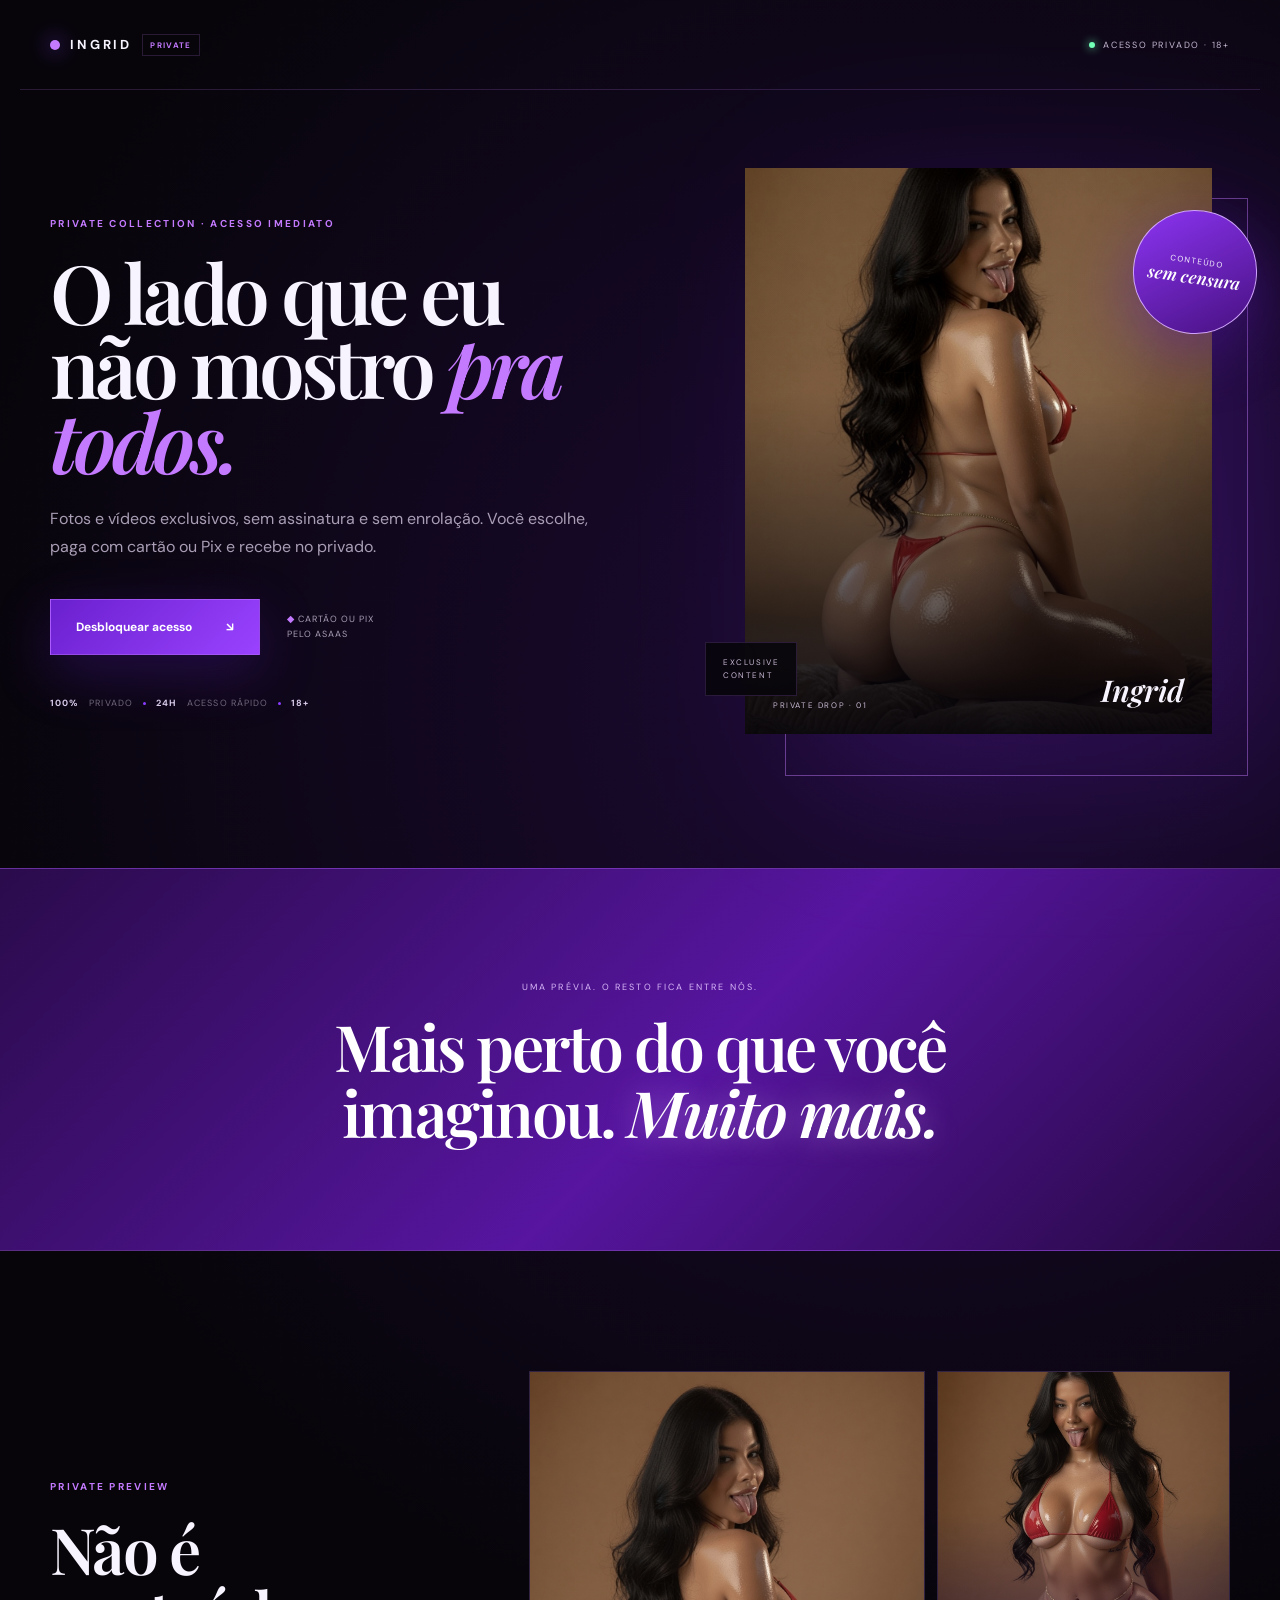
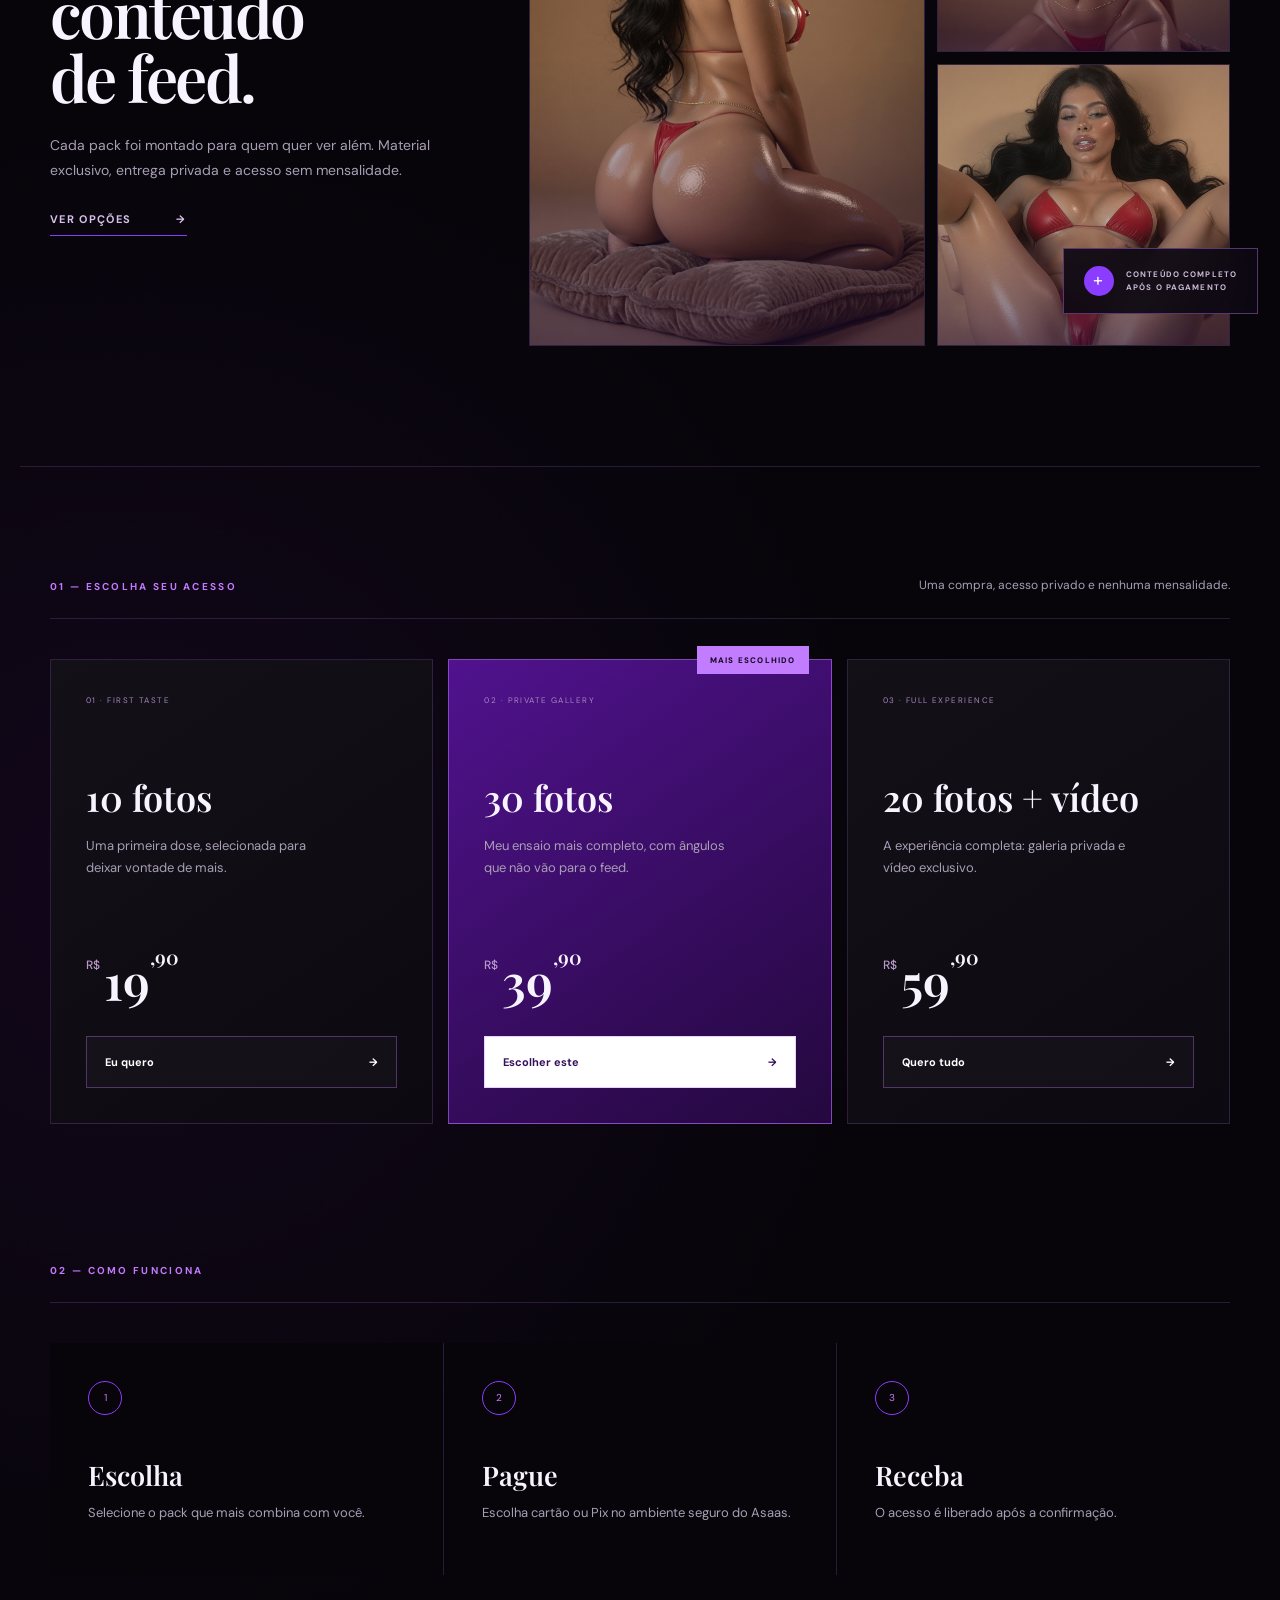
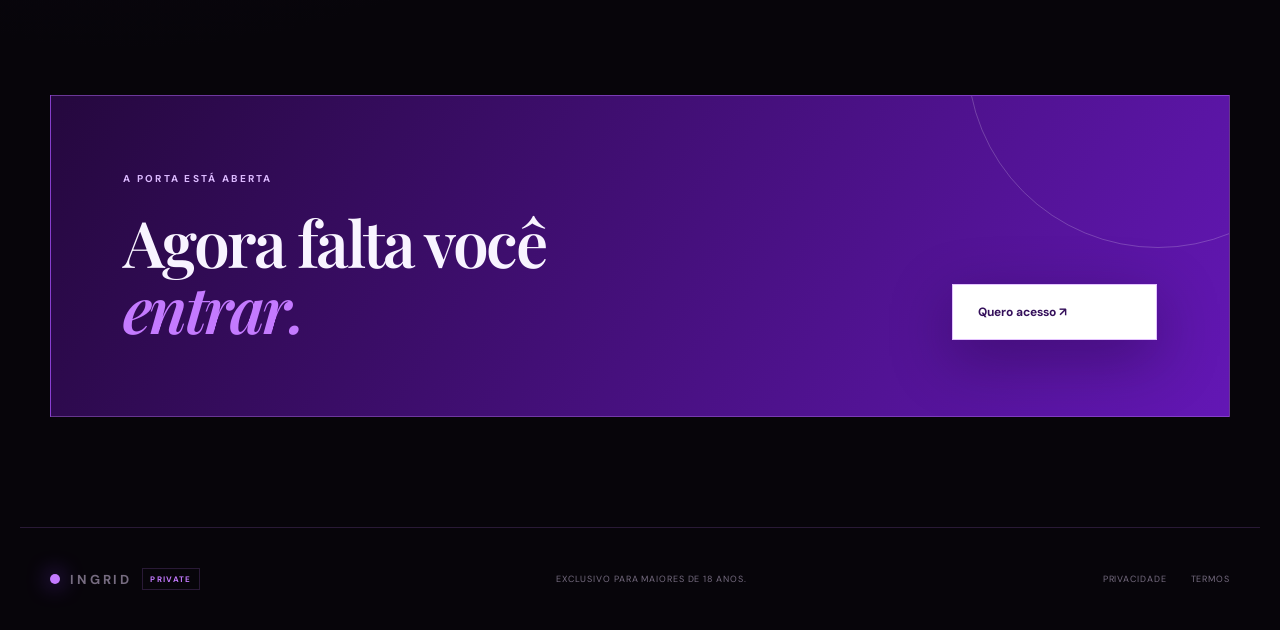
<file: index.html>
<!doctype html>
<html lang="pt-BR">
<head>
  <meta charset="utf-8">
  <meta name="viewport" content="width=device-width,initial-scale=1">
  <meta name="description" content="Conteúdo privado e exclusivo da Ingrid com pagamento seguro por Pix.">
  <meta name="theme-color" content="#08050d">
  <title>Ingrid Private — Conteúdo exclusivo</title>
  <link rel="preconnect" href="https://fonts.googleapis.com">
  <link rel="preconnect" href="https://fonts.gstatic.com" crossorigin>
  <link href="https://fonts.googleapis.com/css2?family=DM+Sans:wght@400;500;600;700&family=Playfair+Display:ital,wght@0,600;1,600&display=swap" rel="stylesheet">
  <link rel="stylesheet" href="styles-premium.css">
  <script src="app.js" defer></script>
</head>
<body>
  <header>
    <a class="brand" href="#inicio"><i></i>INGRID <b>PRIVATE</b></a>
    <span class="private"><i></i> acesso privado · 18+</span>
  </header>

  <main>
    <section class="hero" id="inicio">
      <div>
        <span class="eyebrow">Private collection · acesso imediato</span>
        <h1>O lado que eu<br>não mostro <em>pra todos.</em></h1>
        <p class="lead">Fotos e vídeos exclusivos, sem assinatura e sem enrolação. Você escolhe, paga com cartão ou Pix e recebe no privado.</p>
        <div class="hero-action">
          <a class="button" href="#pacotes">Desbloquear acesso <b>↘</b></a>
          <small><b>◆</b> Cartão ou Pix<br>pelo Asaas</small>
        </div>
        <div class="hero-proof"><span>100%</span> privado <i></i><span>24h</span> acesso rápido <i></i><span>18+</span></div>
      </div>
      <div class="visual">
        <div class="visual-glow"></div>
        <div class="outline"></div>
        <figure><img src="assets/ingrid-preview-3.jpg" alt="Ingrid em ensaio privado vermelho"><figcaption><span>private drop · 01</span><b>Ingrid</b></figcaption></figure>
        <div class="seal">conteúdo<br><em>sem censura</em></div>
        <div class="exclusive-tag">Exclusive<br>content</div>
      </div>
    </section>

    <section class="manifesto"><small>Uma prévia. O resto fica entre nós.</small><h2>Mais perto do que você<br>imaginou. <em>Muito mais.</em></h2></section>

    <section class="preview">
      <div class="preview-copy">
        <span class="eyebrow">Private preview</span>
        <h2>Não é conteúdo<br>de feed.</h2>
        <p>Cada pack foi montado para quem quer ver além. Material exclusivo, entrega privada e acesso sem mensalidade.</p>
        <a href="#pacotes">Ver opções <b>→</b></a>
      </div>
      <div class="preview-grid">
        <figure class="preview-main"><img src="assets/ingrid-preview-3.jpg" alt="Prévia do ensaio privado"></figure>
        <figure><img src="assets/ingrid-preview-2.jpg" alt="Prévia do conteúdo exclusivo"></figure>
        <figure><img src="assets/ingrid-preview-1.jpg" alt="Prévia do pack premium"></figure>
        <div class="preview-lock"><span>+</span><b>Conteúdo completo<br>após o pagamento</b></div>
      </div>
    </section>

    <section class="packs" id="pacotes">
      <div class="section-title"><span>01 — Escolha seu acesso</span><p>Uma compra, acesso privado e nenhuma mensalidade.</p></div>
      <div class="grid">
        <article>
          <span class="number">01 · First taste</span><h3>10 fotos</h3><p>Uma primeira dose, selecionada para deixar vontade de mais.</p>
          <strong><small>R$</small>19<sup>,90</sup></strong>
          <button data-pack="pack_10_fotos" data-title="10 fotos" data-price="R$ 19,90">Eu quero <b>→</b></button>
        </article>
        <article class="featured">
          <label>Mais escolhido</label><span class="number">02 · Private gallery</span><h3>30 fotos</h3><p>Meu ensaio mais completo, com ângulos que não vão para o feed.</p>
          <strong><small>R$</small>39<sup>,90</sup></strong>
          <button data-pack="pack_30_fotos" data-title="30 fotos" data-price="R$ 39,90">Escolher este <b>→</b></button>
        </article>
        <article>
          <span class="number">03 · Full experience</span><h3>20 fotos + vídeo</h3><p>A experiência completa: galeria privada e vídeo exclusivo.</p>
          <strong><small>R$</small>59<sup>,90</sup></strong>
          <button data-pack="pack_20_fotos_1_video" data-title="20 fotos + vídeo" data-price="R$ 59,90">Quero tudo <b>→</b></button>
        </article>
      </div>
    </section>

    <section class="steps">
      <div class="section-title"><span>02 — Como funciona</span></div>
      <div class="step-grid">
        <article><i>1</i><h3>Escolha</h3><p>Selecione o pack que mais combina com você.</p></article>
        <article><i>2</i><h3>Pague</h3><p>Escolha cartão ou Pix no ambiente seguro do Asaas.</p></article>
        <article><i>3</i><h3>Receba</h3><p>O acesso é liberado após a confirmação.</p></article>
      </div>
    </section>

    <section class="closing"><div><span class="eyebrow">A porta está aberta</span><h2>Agora falta você<br><em>entrar.</em></h2></div><a class="button light" href="#pacotes">Quero acesso ↗</a></section>
  </main>

  <footer><a class="brand" href="#inicio"><i></i>INGRID <b>PRIVATE</b></a><p>Exclusivo para maiores de 18 anos.</p><nav><a href="privacidade.html">Privacidade</a><a href="termos.html">Termos</a></nav></footer>

  <div class="modal" id="modal" aria-hidden="true">
    <div class="backdrop" data-close></div>
    <section class="panel" role="dialog" aria-modal="true" aria-labelledby="modal-title">
      <button class="close" data-close aria-label="Fechar">×</button>
      <div id="form-view">
        <span class="eyebrow">Checkout seguro</span><h2 id="modal-title">Quase seu.</h2><p id="selected-pack"></p>
        <form id="checkout-form">
          <input type="hidden" name="packId" id="pack-id">
          <label>Seu nome<input name="name" autocomplete="name" required placeholder="Como quer ser chamado?"></label>
          <label>WhatsApp<input name="phone" id="phone" inputmode="tel" required placeholder="(92) 99999-9999"></label>
          <label>CPF ou CNPJ<input name="cpfCnpj" id="document" inputmode="numeric" required placeholder="Necessário para criar o pagamento"></label>
          <label>Cupom<input name="coupon" id="coupon" autocomplete="off" placeholder="Se tiver cupom, digite aqui"></label>
          <label class="check"><input type="checkbox" id="adult" required><span>Confirmo que tenho 18 anos ou mais e aceito os termos.</span></label>
          <button class="button submit" type="submit">Continuar para pagamento <b>→</b></button>
          <p class="error" id="error"></p>
          <small class="privacy">Dados usados apenas para processar seu pedido.</small>
        </form>
      </div>
      <div class="payment" id="payment-view" hidden>
        <i>✓</i><span class="eyebrow">Pagamento criado</span><h2>Escolha como pagar.</h2>
        <p>Abra o ambiente seguro do Asaas e escolha cartão ou Pix.</p>
        <div class="pix" id="pix-box"><span id="pix-code"></span><button id="copy-pix">Copiar</button></div>
        <a class="button" id="payment-link" target="_blank" rel="noopener">Abrir pagamento ↗</a>
      </div>
    </section>
  </div>
</body>
</html>
</file>
<file: styles-premium.css>
:root {
  --black: #07050a;
  --black-2: #0d0912;
  --panel: #13101a;
  --violet: #8b3dff;
  --violet-2: #c47aff;
  --violet-dark: #4a168c;
  --white: #f8f4ff;
  --muted: #a99eb5;
  --line: rgba(196, 122, 255, .18);
  --serif: "Playfair Display", Georgia, serif;
  --sans: "DM Sans", Arial, sans-serif;
}

* { box-sizing: border-box; }
html { scroll-behavior: smooth; }
body {
  margin: 0;
  color: var(--white);
  background:
    radial-gradient(circle at 72% 18%, rgba(107, 28, 205, .22), transparent 30%),
    radial-gradient(circle at 10% 65%, rgba(85, 17, 130, .14), transparent 28%),
    var(--black);
  font-family: var(--sans);
  overflow-x: hidden;
}
body.locked { overflow: hidden; }
a { color: inherit; text-decoration: none; }
button, input { font: inherit; }

header, footer, .hero, .packs, .steps, .preview { max-width: 1240px; margin: auto; }
header {
  height: 90px;
  padding: 0 30px;
  display: flex;
  align-items: center;
  justify-content: space-between;
  border-bottom: 1px solid var(--line);
}
.brand { display: flex; align-items: center; gap: 10px; font-weight: 700; letter-spacing: .22em; font-size: 13px; }
.brand > i { width: 10px; height: 10px; border-radius: 50%; background: var(--violet-2); box-shadow: 0 0 22px var(--violet); }
.brand b { color: var(--violet-2); font-size: 8px; letter-spacing: .17em; padding: 5px 7px; border: 1px solid var(--line); }
.private { display: flex; align-items: center; gap: 8px; color: #c5b8d2; font-size: 9px; text-transform: uppercase; letter-spacing: .2em; }
.private i { width: 6px; height: 6px; border-radius: 50%; background: #72ffb6; box-shadow: 0 0 10px #72ffb6; }

.hero {
  min-height: 760px;
  padding: 78px 30px 110px;
  display: grid;
  grid-template-columns: 1.04fr .96fr;
  gap: 76px;
  align-items: center;
}
.eyebrow, .section-title span {
  display: block;
  color: var(--violet-2);
  font-size: 10px;
  font-weight: 700;
  letter-spacing: .23em;
  text-transform: uppercase;
}
.eyebrow { margin-bottom: 24px; }
h1, h2, h3, p { margin-top: 0; }
h1 {
  max-width: 690px;
  margin-bottom: 28px;
  font: 600 clamp(55px, 6.4vw, 94px)/.91 var(--serif);
  letter-spacing: -.055em;
}
em { color: var(--violet-2); }
.lead { max-width: 540px; color: var(--muted); font-size: 16px; line-height: 1.75; }
.hero-action { display: flex; align-items: center; gap: 27px; margin-top: 38px; }
.button {
  min-height: 56px;
  padding: 0 25px;
  display: inline-flex;
  align-items: center;
  justify-content: space-between;
  gap: 34px;
  border: 1px solid rgba(196, 122, 255, .45);
  background: linear-gradient(135deg, #6a20ce, #9a42ff);
  color: white;
  font-size: 12px;
  font-weight: 700;
  cursor: pointer;
  box-shadow: 0 18px 55px rgba(102, 28, 207, .28);
  transition: .2s ease;
}
.button:hover { transform: translateY(-3px); filter: brightness(1.12); }
.hero-action small { color: var(--muted); font-size: 9px; line-height: 1.7; letter-spacing: .11em; text-transform: uppercase; }
.hero-action small b { color: var(--violet-2); }
.hero-proof { margin-top: 42px; display: flex; align-items: center; gap: 10px; color: #71677b; font-size: 9px; text-transform: uppercase; letter-spacing: .12em; }
.hero-proof span { color: #d9cceb; font-weight: 700; }
.hero-proof i { width: 3px; height: 3px; border-radius: 50%; background: var(--violet); }

.visual { position: relative; width: 100%; max-width: 485px; min-height: 590px; justify-self: end; }
.visual-glow { position: absolute; inset: 10% -12% 0 15%; background: #6c20ce; filter: blur(90px); opacity: .28; }
.outline { position: absolute; inset: 30px -18px -18px 40px; border: 1px solid rgba(196, 122, 255, .45); }
.visual figure { position: absolute; inset: 0 18px 24px 0; margin: 0; overflow: hidden; background: #1a1121; }
.visual figure:after { content: ""; position: absolute; inset: 0; background: linear-gradient(180deg, rgba(7,5,10,.02) 40%, rgba(7,5,10,.95)); }
.visual img { width: 100%; height: 100%; object-fit: cover; object-position: 58% 42%; filter: saturate(.9) contrast(1.08) hue-rotate(4deg); }
.visual figcaption { position: absolute; z-index: 2; left: 28px; right: 28px; bottom: 24px; display: flex; justify-content: space-between; align-items: end; }
.visual figcaption span { color: #c7b9d2; font-size: 8px; text-transform: uppercase; letter-spacing: .2em; }
.visual figcaption b { font: italic 600 30px var(--serif); }
.seal { position: absolute; z-index: 3; right: -27px; top: 42px; width: 124px; height: 124px; border-radius: 50%; display: grid; place-content: center; text-align: center; background: linear-gradient(145deg, #8d35f5, #46107e); border: 1px solid #d0a2ff; box-shadow: 0 20px 60px rgba(94, 24, 181, .45); font-size: 8px; text-transform: uppercase; letter-spacing: .15em; transform: rotate(8deg); }
.seal em { color: white; font: italic 600 17px var(--serif); text-transform: none; letter-spacing: 0; }
.exclusive-tag { position: absolute; z-index: 3; left: -40px; bottom: 62px; padding: 13px 17px; background: rgba(7,5,10,.85); border: 1px solid var(--line); backdrop-filter: blur(12px); color: #c8b9d4; font-size: 8px; line-height: 1.6; text-transform: uppercase; letter-spacing: .2em; }

.manifesto { padding: 105px 24px; text-align: center; color: white; background: linear-gradient(135deg, #2a0b4b, #5715a0 54%, #24083e); border-block: 1px solid rgba(196,122,255,.3); }
.manifesto small { color: #d8b8f8; font-size: 9px; text-transform: uppercase; letter-spacing: .24em; }
.manifesto h2, .closing h2 { margin: 18px 0 0; font: 600 clamp(42px, 5vw, 70px)/1.03 var(--serif); letter-spacing: -.04em; }
.manifesto em { color: #fff; text-shadow: 0 0 30px rgba(219,172,255,.4); }

.preview { padding: 120px 30px; display: grid; grid-template-columns: .72fr 1.28fr; gap: 85px; align-items: center; }
.preview-copy h2 { margin: 0 0 24px; font: 600 clamp(44px, 5vw, 68px)/1 var(--serif); letter-spacing: -.04em; }
.preview-copy p { max-width: 400px; color: var(--muted); font-size: 14px; line-height: 1.75; }
.preview-copy > a { display: inline-flex; gap: 45px; margin-top: 16px; padding-bottom: 9px; border-bottom: 1px solid var(--violet); color: #d7c1eb; font-size: 11px; font-weight: 700; text-transform: uppercase; letter-spacing: .12em; }
.preview-grid { position: relative; height: 575px; display: grid; grid-template-columns: 1.15fr .85fr; grid-template-rows: 1fr 1fr; gap: 12px; }
.preview-grid figure { position: relative; margin: 0; overflow: hidden; border: 1px solid var(--line); background: var(--panel); }
.preview-grid figure:after { content: ""; position: absolute; inset: 0; background: linear-gradient(180deg, transparent 50%, rgba(29,9,50,.52)); }
.preview-grid .preview-main { grid-row: 1 / 3; }
.preview-grid img { width: 100%; height: 100%; object-fit: cover; }
.preview-main img { object-position: center 48%; }
.preview-grid figure:nth-child(2) img { object-position: center 25%; }
.preview-grid figure:nth-child(3) img { object-position: center 35%; }
.preview-lock { position: absolute; right: -28px; bottom: 32px; z-index: 3; display: flex; gap: 12px; align-items: center; padding: 17px 20px; background: rgba(14,9,19,.92); border: 1px solid rgba(196,122,255,.4); backdrop-filter: blur(15px); color: #cbbbd8; font-size: 8px; line-height: 1.6; text-transform: uppercase; letter-spacing: .14em; }
.preview-lock span { width: 30px; height: 30px; border-radius: 50%; display: grid; place-items: center; background: var(--violet); color: #fff; font-size: 18px; }

.packs, .steps { padding: 110px 30px; }
.packs { border-top: 1px solid var(--line); }
.section-title { display: flex; align-items: end; justify-content: space-between; gap: 30px; margin-bottom: 40px; padding-bottom: 25px; border-bottom: 1px solid var(--line); }
.section-title p { max-width: 340px; margin: 0; color: var(--muted); font-size: 12px; }
.grid { display: grid; grid-template-columns: repeat(3, 1fr); gap: 15px; }
.grid article { position: relative; min-height: 465px; padding: 35px; display: flex; flex-direction: column; border: 1px solid var(--line); background: linear-gradient(145deg, #131018, #0c0910); transition: .25s; }
.grid article:hover { transform: translateY(-7px); border-color: rgba(196,122,255,.55); box-shadow: 0 25px 80px rgba(74,22,140,.18); }
.grid article.featured { background: linear-gradient(145deg, #50128e, #24083e); border-color: rgba(196,122,255,.55); }
.featured > label { position: absolute; right: 22px; top: 0; transform: translateY(-50%); padding: 9px 13px; background: #c27cff; color: #160721; font-size: 8px; font-weight: 800; text-transform: uppercase; letter-spacing: .15em; }
.number { color: #a885bd; font-size: 8px; text-transform: uppercase; letter-spacing: .18em; }
.grid h3 { margin: 68px 0 14px; font: 600 36px var(--serif); }
.grid p { max-width: 250px; color: var(--muted); font-size: 13px; line-height: 1.7; }
.grid strong { margin-top: auto; font: 600 50px var(--serif); }
.grid strong small { position: relative; top: 10px; margin-right: 4px; color: #ba9acb; font: 500 12px var(--sans); vertical-align: top; }
.grid sup { position: relative; top: -.9em; font-size: 20px; }
.grid button { min-height: 52px; margin-top: 22px; padding: 0 18px; display: flex; align-items: center; justify-content: space-between; border: 1px solid rgba(196,122,255,.35); background: rgba(255,255,255,.025); color: white; font-size: 11px; font-weight: 700; cursor: pointer; }
.grid button:hover, .featured button { background: white; color: #35105b; }

.steps { padding-top: 30px; }
.step-grid { display: grid; grid-template-columns: repeat(3, 1fr); gap: 1px; background: var(--line); }
.step-grid article { padding: 38px; background: var(--black); }
.step-grid i { width: 34px; height: 34px; display: grid; place-items: center; border: 1px solid var(--violet); border-radius: 50%; color: var(--violet-2); font-style: normal; font-size: 10px; }
.step-grid h3 { margin: 42px 0 10px; font: 600 27px var(--serif); }
.step-grid p { color: var(--muted); font-size: 13px; line-height: 1.6; }

.closing { position: relative; max-width: 1180px; margin: 10px auto 110px; padding: 76px 72px; display: flex; justify-content: space-between; align-items: end; gap: 40px; overflow: hidden; background: linear-gradient(120deg, #25083e, #6317b5); border: 1px solid rgba(196,122,255,.4); }
.closing:after { content: ""; position: absolute; width: 380px; height: 380px; right: -120px; top: -230px; border: 1px solid rgba(255,255,255,.2); border-radius: 50%; }
.closing .eyebrow { color: #dcbaff; }
.light { position: relative; z-index: 1; min-width: 205px; background: white; color: #35105b; box-shadow: 0 18px 60px rgba(20,4,35,.35); }
.light:hover { background: #f5eaff; }

footer { padding: 40px 30px; display: flex; align-items: center; justify-content: space-between; border-top: 1px solid var(--line); color: #766c80; font-size: 9px; letter-spacing: .1em; text-transform: uppercase; }
footer p { margin: 0; }
footer nav { display: flex; gap: 24px; }

.modal { position: fixed; inset: 0; z-index: 20; display: grid; place-items: center; padding: 20px; visibility: hidden; opacity: 0; transition: .2s; }
.modal.open { visibility: visible; opacity: 1; }
.backdrop { position: absolute; inset: 0; background: rgba(4,2,7,.88); backdrop-filter: blur(14px); }
.panel { position: relative; width: min(100%, 500px); max-height: calc(100vh - 40px); overflow: auto; padding: 45px; color: var(--white); background: linear-gradient(145deg, #18101f, #0b080f); border: 1px solid rgba(196,122,255,.35); box-shadow: 0 35px 120px rgba(0,0,0,.7); }
.close { position: absolute; right: 17px; top: 13px; border: 0; background: transparent; color: #a995b8; font-size: 28px; cursor: pointer; }
.panel h2 { margin: 10px 0 5px; font: 600 44px var(--serif); }
.panel > #form-view > p { margin-bottom: 26px; color: #9b8ca7; font-size: 13px; }
form { display: grid; gap: 14px; }
form label { display: grid; gap: 7px; color: #ad9cba; font-size: 9px; font-weight: 700; text-transform: uppercase; letter-spacing: .1em; }
input { width: 100%; height: 50px; padding: 0 14px; border: 1px solid #3a2d43; outline: 0; background: rgba(255,255,255,.045); color: white; }
input:focus { border-color: var(--violet); box-shadow: 0 0 0 3px rgba(139,61,255,.1); }
.check { display: grid !important; grid-template-columns: auto 1fr; align-items: start; line-height: 1.5; letter-spacing: 0 !important; text-transform: none !important; }
.check input { width: 16px; height: 16px; accent-color: var(--violet); }
.submit { width: 100%; margin-top: 5px; }
.submit:disabled { opacity: .6; }
.error { min-height: 17px; margin: 0; color: #ff7da8; font-size: 11px; }
.privacy { color: #766a80; text-align: center; }
.payment { text-align: center; }
.payment > i { width: 50px; height: 50px; margin: 0 auto 18px; border-radius: 50%; display: grid; place-items: center; background: var(--violet); color: white; font-style: normal; font-size: 22px; }
.payment > p { color: var(--muted); }
.pix { margin: 20px 0; display: grid; grid-template-columns: 1fr auto; border: 1px solid #3a2d43; background: rgba(255,255,255,.05); }
.pix span { padding: 13px; overflow: hidden; text-align: left; text-overflow: ellipsis; white-space: nowrap; font: 11px monospace; }
.pix button { padding: 0 14px; border: 0; background: #2f1748; color: #d8baff; font-size: 11px; font-weight: 700; }
.payment .button { width: 100%; }
.legal-page { max-width: 760px; margin: auto; padding: 80px 24px; }
.legal-page > a { color: var(--violet-2); font-size: 10px; text-transform: uppercase; letter-spacing: .15em; }
.legal-page h1 { margin-top: 65px; }
.legal-page p { color: var(--muted); font-size: 16px; line-height: 1.8; }

@media (max-width: 940px) {
  .hero { grid-template-columns: 1fr; }
  .visual { justify-self: center; height: 610px; }
  .preview { grid-template-columns: 1fr; }
  .preview-copy { max-width: 600px; }
  .grid { grid-template-columns: 1fr; }
  .grid article { min-height: 400px; }
  .step-grid { grid-template-columns: 1fr; }
  .closing { margin-left: 24px; margin-right: 24px; }
}

@media (max-width: 640px) {
  header { height: 74px; padding: 0 20px; }
  .brand { font-size: 11px; }
  .brand b { display: none; }
  .private { display: none; }
  .hero { min-height: 0; padding: 58px 20px 82px; gap: 58px; }
  h1 { max-width: 100%; font-size: 43px; line-height: .96; }
  h1 em { display: inline; }
  .lead { font-size: 14px; }
  .hero-action { align-items: stretch; flex-direction: column; }
  .hero-action .button { width: 100%; }
  .hero-proof { flex-wrap: wrap; }
  .visual { width: calc(100% - 22px); min-height: 500px; height: 500px; justify-self: start; margin-left: 6px; }
  .visual img { object-position: 58% 40%; }
  .seal { right: -5px; width: 92px; height: 92px; font-size: 7px; }
  .exclusive-tag { left: -8px; bottom: 45px; }
  .manifesto { padding: 78px 20px; }
  .preview, .packs, .steps { padding: 82px 20px; }
  .preview { gap: 45px; }
  .preview-grid { height: 510px; grid-template-columns: 1fr 1fr; grid-template-rows: 1.2fr .8fr; }
  .preview-main { grid-column: 1 / 3; grid-row: auto !important; }
  .preview-lock { right: -8px; bottom: 18px; }
  .section-title { display: block; }
  .section-title p { margin-top: 16px; }
  .grid article { min-height: 420px; padding: 28px; }
  .closing { display: block; margin: 0 20px 80px; padding: 48px 28px; }
  .closing .button { width: 100%; margin-top: 32px; }
  footer { padding: 32px 20px; display: grid; justify-items: center; gap: 20px; text-align: center; }
  .panel { padding: 40px 22px 28px; }
}

@media (prefers-reduced-motion: reduce) {
  html { scroll-behavior: auto; }
  * { transition: none !important; }
}
</file>
